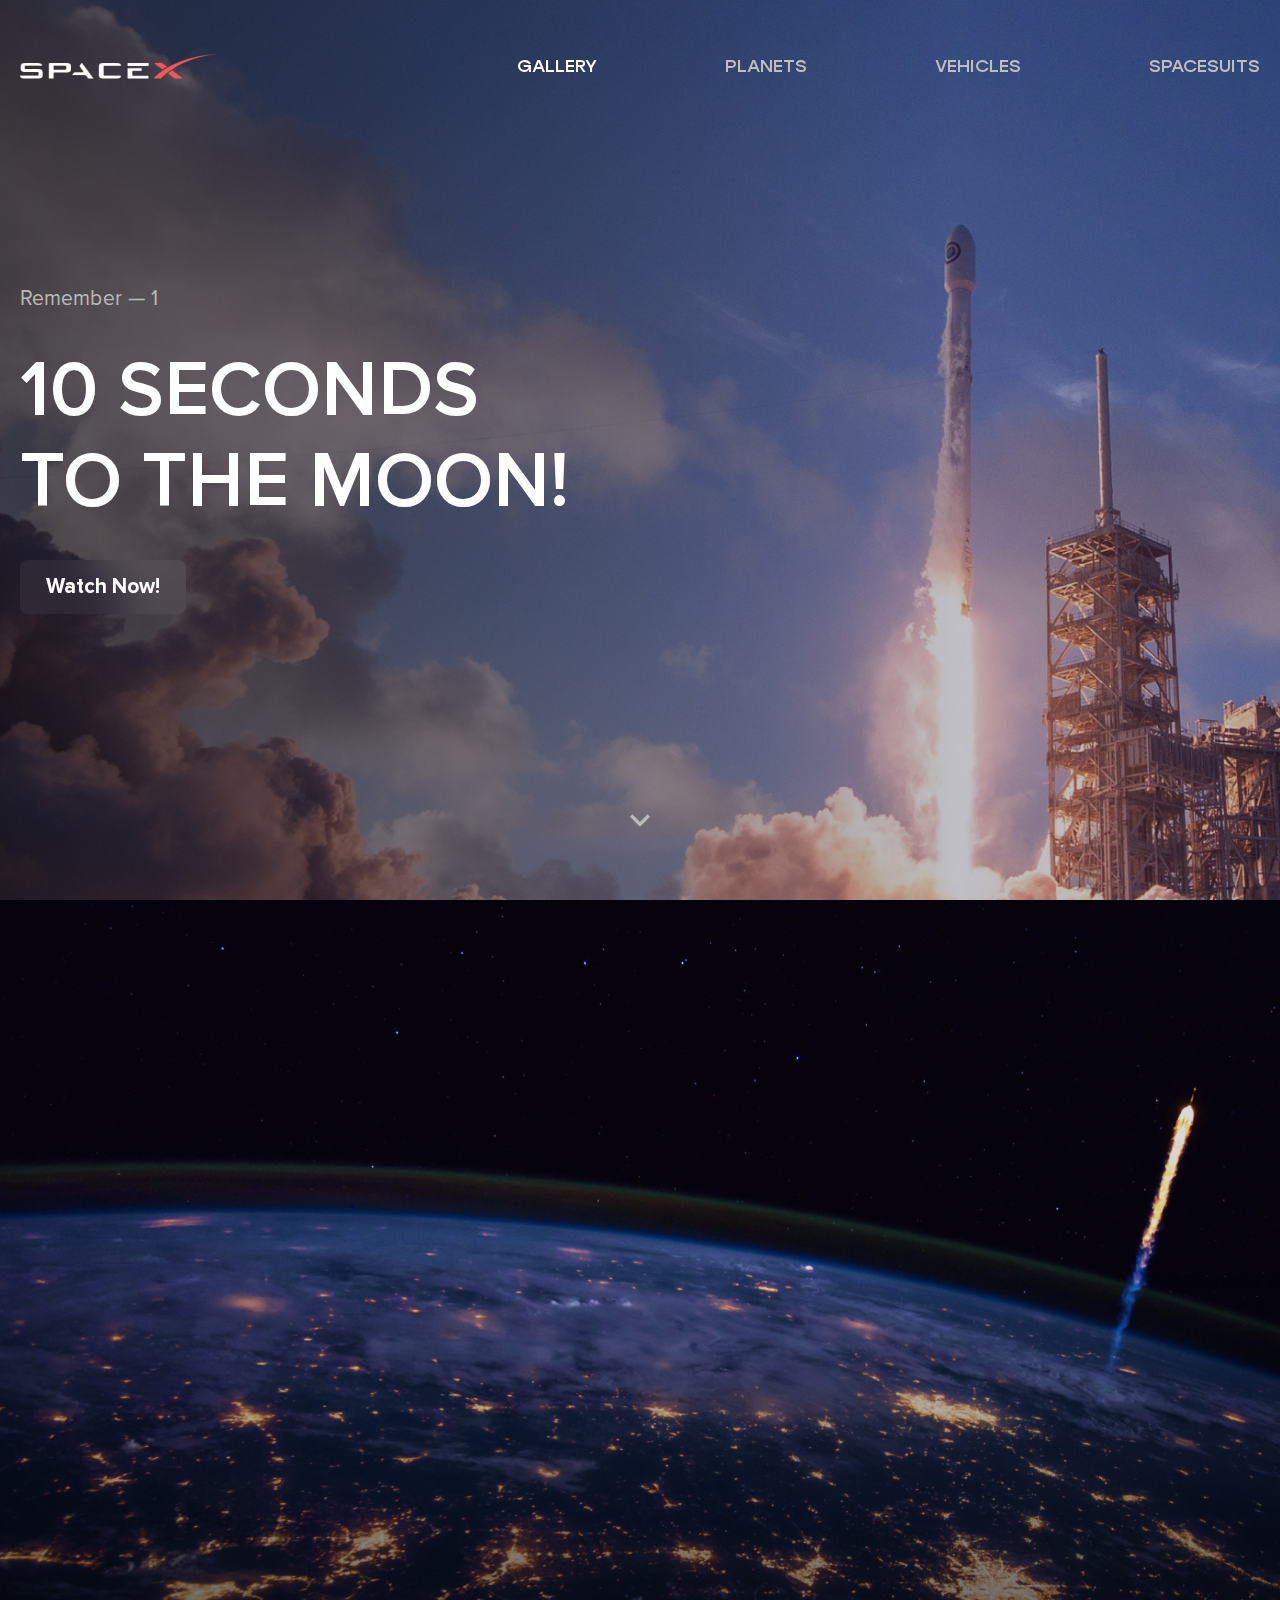
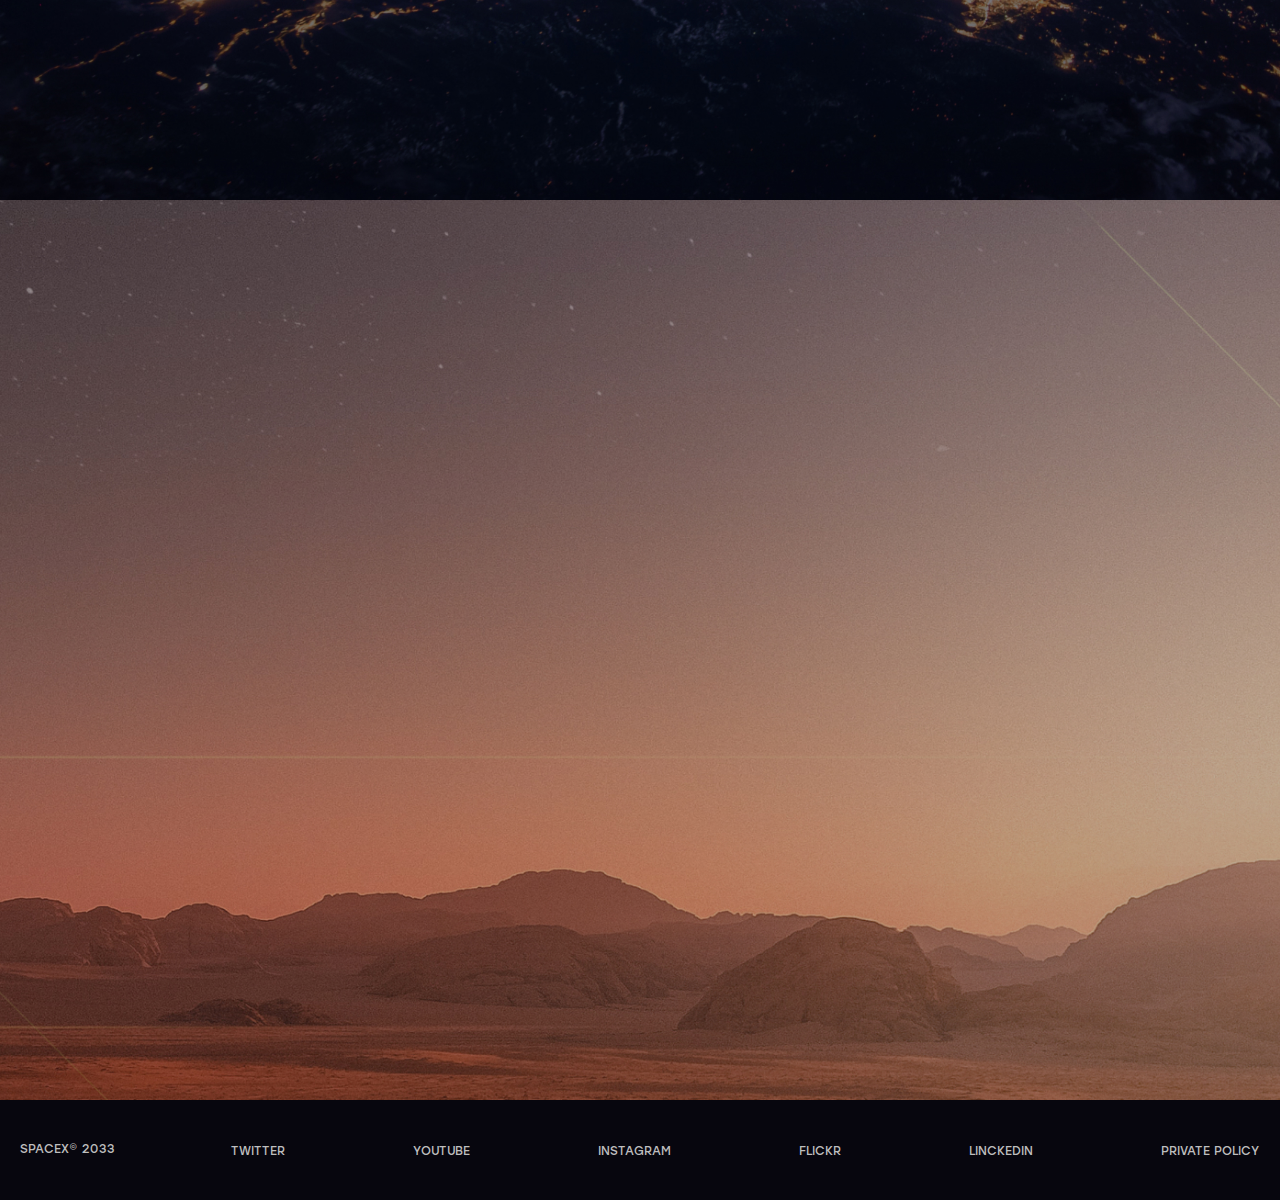
<file: index.html>
<!DOCTYPE html>
<html lang="en">

<head>
    <meta charset="UTF-8">
    <meta http-equiv="X-UA-Compatible" content="IE=edge">
    <meta name="viewport" content="width=device-width, initial-scale=1.0">
    <link rel="shortcut icon" href="icons/favicon.ico">
    <title>SpaceX</title>
    <link rel="stylesheet" href="css/libs/bootstrap-reboot.min.css">
    <link rel="stylesheet" href="css/libs/animate.min.css">
    <link rel="stylesheet" href="css/libs/fonts.css">
    <link rel="stylesheet" href="css/style.min.css">
</head>

<body>

    <div class="wrapper">

        <header class="header wow fadeInDown">
            <div class="container header__container">
                <a class="header__logo" href="/">
                    <img src="img/logo.png" alt="SpaceX-logo">
                </a>
                <nav class="header__menu">
                    <ul class="list">
                        <li class="list__item">
                            <a class="list__link list__link--active" href="/">Gallery</a>
                        </li>
                        <li class="list__item">
                            <a class="list__link" href="/planets.html">PLANETS</a>
                        </li>
                        <li class="list__item">
                            <a class="list__link" href="/vehicles.html">VEHICLES</a>
                        </li>
                        <li class="list__item">
                            <a class="list__link" href="/spacesuits.html">SPACESUITS</a>
                        </li>
                    </ul>
                </nav>
            </div>
        </header>

        <main>
            <section class="hero hero-main">
                <div class="container hero__container">
                    <p class="subtitle hero-main__subtitle wow fadeInUp">Remember — 1</p>
                    <h1 class="title hero-main__title wow fadeInUp" data-wow-delay="0.5s">10 seconds TO the moon!</h1>
                    <a class="btn hero-main__btn wow fadeInUp" href="#" data-wow-delay="1s">Watch Now!</a>
                </div>
            </section>

            <section class="travels">
                <div class="container container__travels">
                    <p class="subtitle travels__subtitle wow fadeInUp">Travels — 2</p>
                    <h2 class="title travels__title wow fadeInUp" data-wow-delay="0.5s">We will make <br> your dream come true!!</h2>
                    <a class="btn travels__btn wow fadeInUp" href="#" data-wow-delay="1s">Choose Your Planet!</a>
                </div>
            </section>

            <section class="planets">
                <div class="container container__planets">
                    <p class="subtitle planets__subtitle wow fadeInUp">Travels — 2</p>
                    <h2 class="title planets__title wow fadeInUp" data-wow-delay="0.5s">Incredible <br> Mars landscapes!</h2>
                    <a class="btn planets__btn wow fadeInUp" href="#" data-wow-delay="1s">View More Photos!</a>
                </div>
            </section>
        </main>

        <footer class="footer">
            <div class="container footer__container">
                <p class="footer__policy">SPACEX© 2033</p>
                <ul class="list">
                    <li class="list__item">
                        <a class="list__link footer__link" href="#">TWITTER</a>
                    </li>
                    <li class="list__item">
                        <a class="list__link footer__link" href="#">YOUTUBE</a>
                    </li>
                    <li class="list__item">
                        <a class="list__link footer__link" href="#">INSTAGRAM</a>
                    </li>
                    <li class="list__item">
                        <a class="list__link footer__link" href="#">FLICKR</a>
                    </li>
                    <li class="list__item">
                        <a class="list__link footer__link" href="#">LINCKEDIN</a>
                    </li>
                    <li class="list__item">
                        <a class="list__link footer__link" href="#">PRIVATE POLICY</a>
                    </li>
                </ul>
            </div>
        </footer>

    </div>

    <script src="js/libs/jquery-3.6.0.min.js"></script>
    <script src="js/libs/wow.min.js"></script>
    <script src="js/script.js"></script>

</body>

</html>
</file>
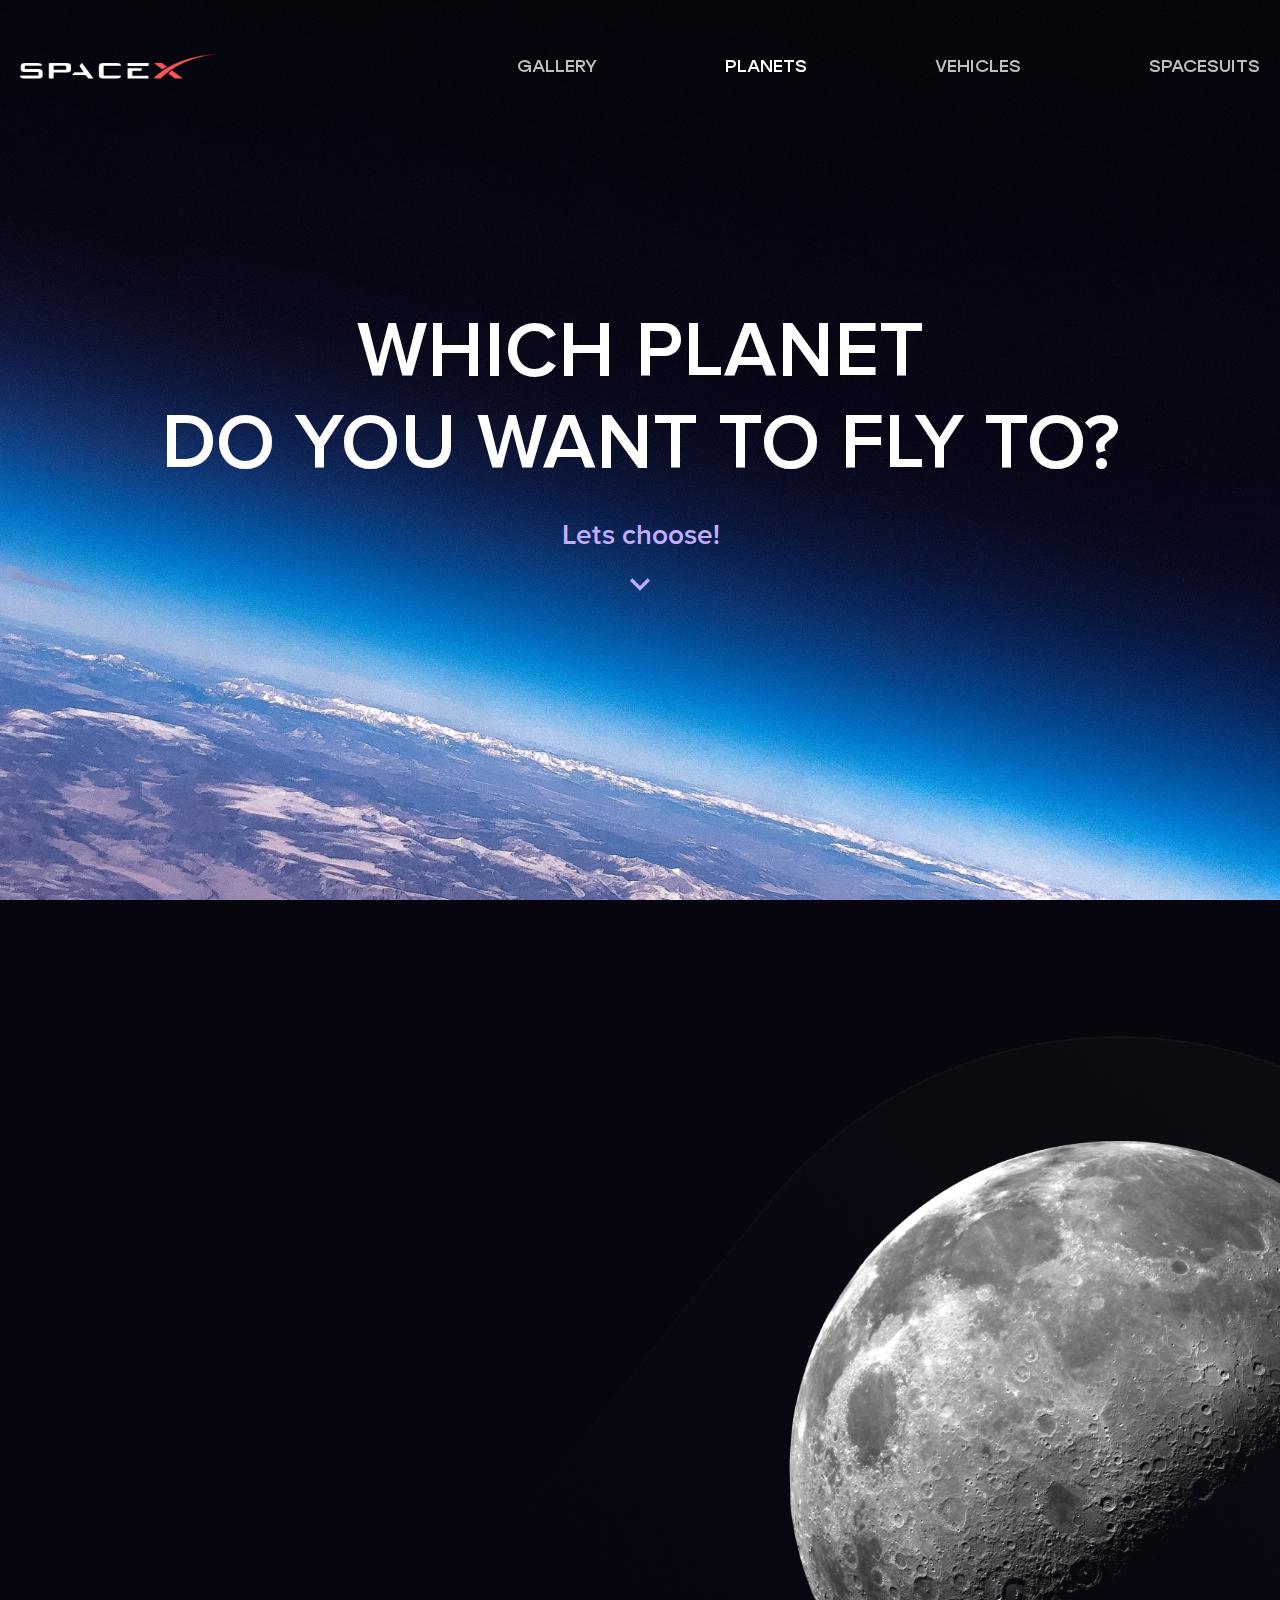
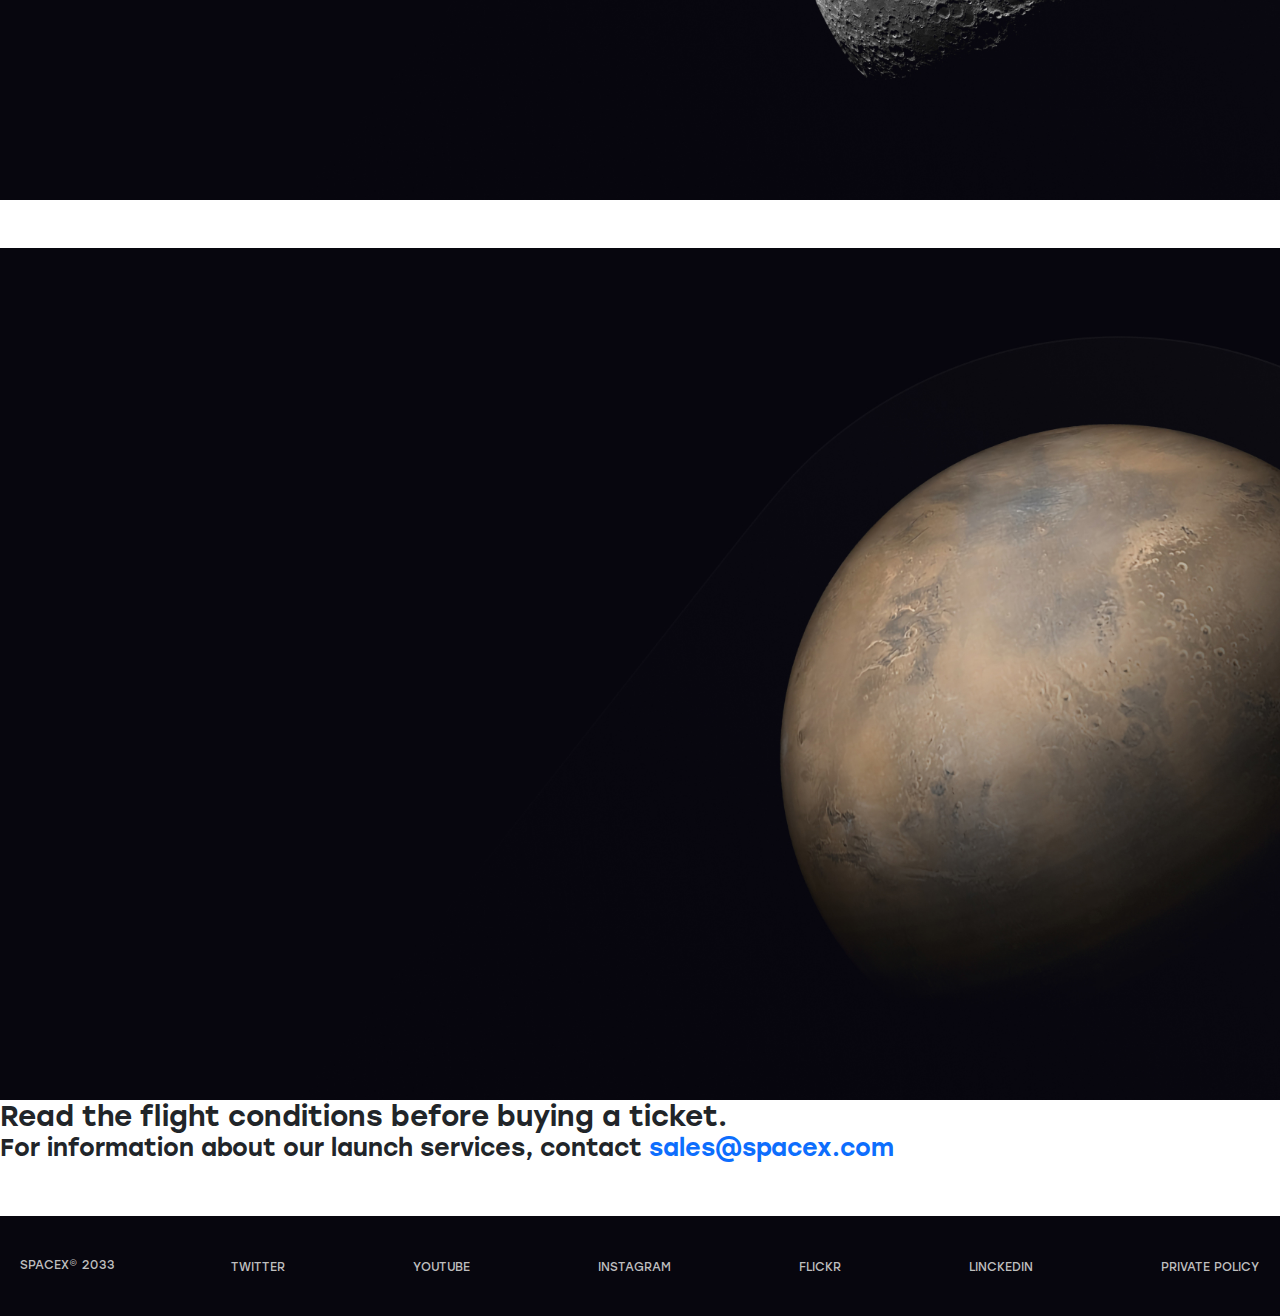
<file: planets.html>
<!DOCTYPE html>
<html lang="en">

<head>
    <meta charset="UTF-8">
    <meta http-equiv="X-UA-Compatible" content="IE=edge">
    <meta name="viewport" content="width=device-width, initial-scale=1.0">
    <link rel="shortcut icon" href="icons/favicon.ico">
    <title>SpaceX > Planets</title>
    <link rel="stylesheet" href="css/libs/bootstrap-reboot.min.css">
    <link rel="stylesheet" href="css/libs/animate.min.css">
    <link rel="stylesheet" href="css/libs/fonts.css">
    <link rel="stylesheet" href="css/style.min.css">
</head>

<body>

    <div class="wrapper">

        <header class="header wow fadeInDown">
            <div class="container header__container">
                <a class="header__logo" href="/">
                    <img src="img/logo.png" alt="SpaceX-logo">
                </a>
                <nav class="header__menu">
                    <ul class="list">
                        <li class="list__item">
                            <a class="list__link" href="/">Gallery</a>
                        </li>
                        <li class="list__item">
                            <a class="list__link list__link--active" href="/planets.html">PLANETS</a>
                        </li>
                        <li class="list__item">
                            <a class="list__link" href="/vehicles.html">VEHICLES</a>
                        </li>
                        <li class="list__item">
                            <a class="list__link" href="/spacesuits.html">SPACESUITS</a>
                        </li>
                    </ul>
                </nav>
            </div>
        </header>

        <main>
            <section class="hero hero-planets">
                <h1 class="title hero-planets__title wow fadeInUp">Which Planet <br> do You want to fly to?</h1>
                <p class="hero-planets__text wow fadeInUp" data-wow-delay="0.5s">
                    <span>Lets choose!</span>
                    <svg width="24" height="24" viewBox="0 0 24 24" fill="none" xmlns="http://www.w3.org/2000/svg">
                        <path d="M12 20.6425L22 10.6425L19.6489 8.28809L12 15.942L4.35275 8.28809L2 10.6408L12 20.6425Z"
                            fill="#C2ADFF" />
                    </svg>
                </p>
            </section>
            <section class="moon">
                <div class="container moon__container">
                    <div class="about-planet">
                        <h2 class="about-planet__name wow fadeInUp">Moon</h2>
                        <div class="about-planet__info">
                            <h3 class="about-planet__info-time wow fadeInUp" data-wow-delay="0.5s">Time now: 12 day and 9 hours</h3>
                            <h3 class="about-planet__info-visited wow fadeInUp" data-wow-delay="1s">Visited people: 16</h3>
                            <h3 class="about-planet__info-score wow fadeInUp" data-wow-delay="1.5s">Average score: 4</h3>
                            <p class="about-planet__info-descr wow fadeInUp" data-wow-delay="2s">
                                Earth's Moon is the only place beyond Earth <br>
                                where humans have set foot, so far. <br> The Moon makes our planet more livable <br>
                                by moderating how much it wobbles on its axis.
                            </p>
                            <p class="about-planet__info-descr wow fadeInUp" data-wow-delay="2.5s">
                                On the basis of the Moon, You will be given the opportunity <br>
                                to take a selfie with your TeslaPhone. After, ride a Tesla Semi to the buffet. <br>
                                You will be given 12 hours of Earth time to walk on the moon.
                            </p>
                            <a class="btn about-planet__info-btn wow fadeInUp" href="#" data-wow-delay="3s">Choose Moon</a>
                        </div>
                    </div>
                </div>
            </section>
            <section class="mars">
                <div class="container mars__container">
                    <div class="about-planet">
                        <h2 class="about-planet__name wow fadeInUp">Mars</h2>
                        <div class="about-planet__info">
                            <h3 class="about-planet__info-time wow fadeInUp" data-wow-delay="0.5s">Time now: 16 hours 4 minutes and 31.244 seconds</h3>
                            <h3 class="about-planet__info-visited wow fadeInUp" data-wow-delay="1s">Visited people: 3</h3>
                            <h3 class="about-planet__info-score wow fadeInUp" data-wow-delay="1.5s">Average score: 5</h3>
                            <p class="about-planet__info-descr wow fadeInUp" data-wow-delay="2s">
                                Mars is a dusty, cold, desert world with a very thin atmosphere. <br>
                                There is strong evidence Mars was — billions of <br>
                                years ago — wetter and warmer, with a thicker atmosphere.
                            </p>
                            <p class="about-planet__info-descr wow fadeInUp" data-wow-delay="2.5s">
                                Upon arrival on Mars, You will be met by Elon Musk in a brand new Tesla Roadster. <br>
                                Breakfast, lunch and supper are included in the price. <br>
                                The red planet is full of beautiful landscapes, <br>
                                which makes it possible to take cool photos!
                            </p>
                            <a class="btn about-planet__info-btn wow fadeInUp" href="#" data-wow-delay="3s">Choose Moon</a>
                        </div>
                    </div>
                </div>
            </section>
            <section class="policy-planets">
                <h3 class="policy-planets__title">Read the flight conditions before buying a ticket.</h3>
                <h4 class="policy-planets__subtitle">For information about our launch services, contact <a
                        class="policy-planets__mail" href="mailto:sales@spacex.com">sales@spacex.com</a></h4>
                <div class="policy-planets__btns">
                    <a class="btn policy-planets__btn" href="#">Download User’s Guide</a>
                    <a class="btn policy-planets__btn" href="#">Services</a>
                </div>
            </section>
        </main>

        <footer class="footer">
            <div class="container footer__container">
                <p class="footer__policy">SPACEX© 2033</p>
                <ul class="list">
                    <li class="list__item">
                        <a class="list__link footer__link" href="#">TWITTER</a>
                    </li>
                    <li class="list__item">
                        <a class="list__link footer__link" href="#">YOUTUBE</a>
                    </li>
                    <li class="list__item">
                        <a class="list__link footer__link" href="#">INSTAGRAM</a>
                    </li>
                    <li class="list__item">
                        <a class="list__link footer__link" href="#">FLICKR</a>
                    </li>
                    <li class="list__item">
                        <a class="list__link footer__link" href="#">LINCKEDIN</a>
                    </li>
                    <li class="list__item">
                        <a class="list__link footer__link" href="#">PRIVATE POLICY</a>
                    </li>
                </ul>
            </div>
        </footer>

    </div>

    <script src="js/libs/jquery-3.6.0.min.js"></script>
    <script src="js/libs/wow.min.js"></script>
    <script src="js/script.js"></script>

</body>

</html>
</file>
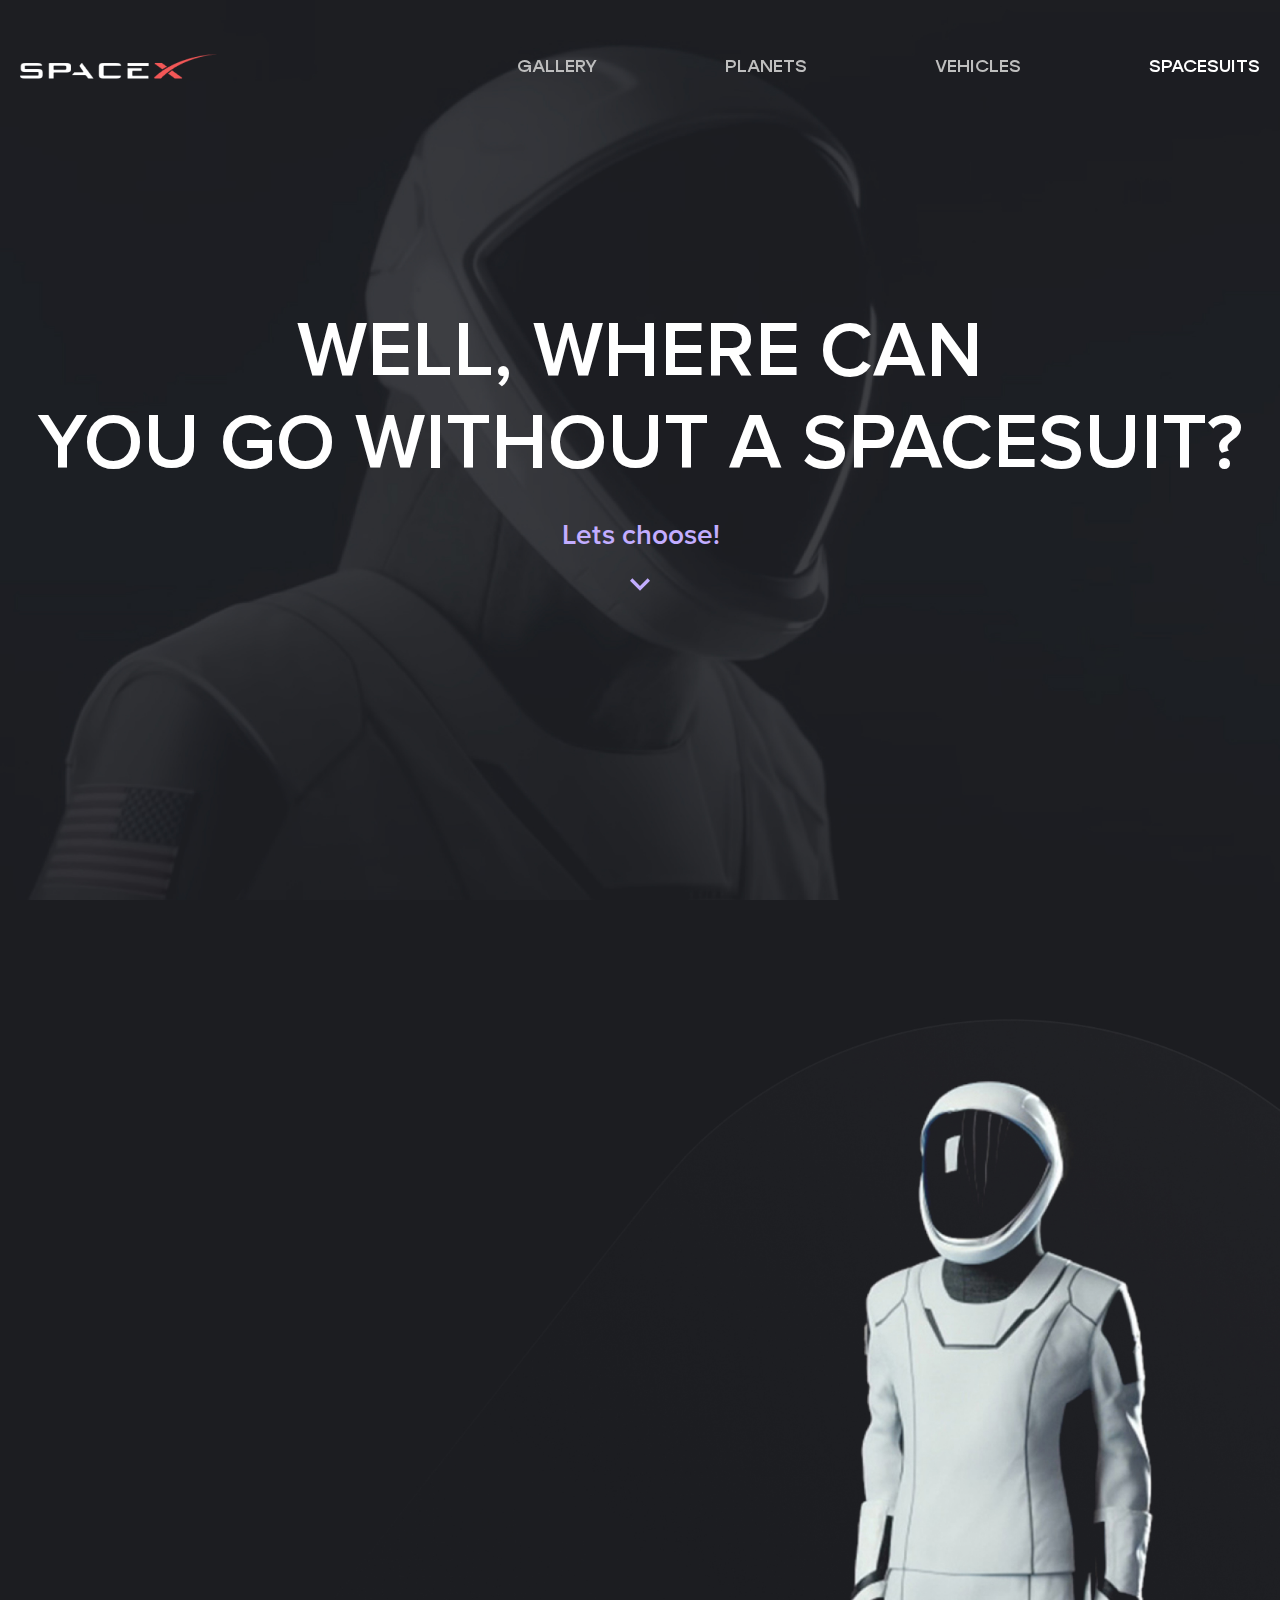
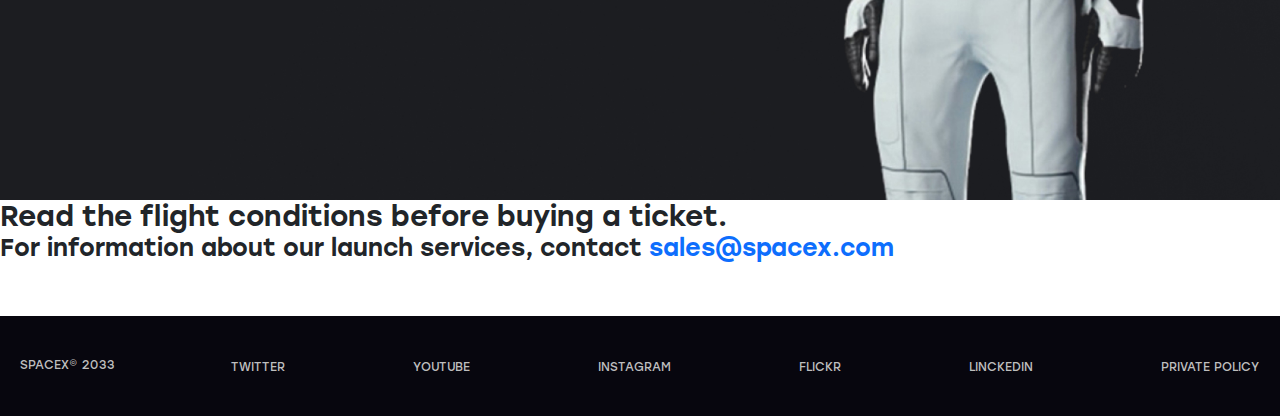
<file: spacesuits.html>
<!DOCTYPE html>
<html lang="en">

<head>
    <meta charset="UTF-8">
    <meta http-equiv="X-UA-Compatible" content="IE=edge">
    <meta name="viewport" content="width=device-width, initial-scale=1.0">
    <link rel="shortcut icon" href="icons/favicon.ico">
    <title>SpaceX > Spacesuits</title>
    <link rel="stylesheet" href="css/libs/bootstrap-reboot.min.css">
    <link rel="stylesheet" href="css/libs/animate.min.css">
    <link rel="stylesheet" href="css/libs/fonts.css">
    <link rel="stylesheet" href="css/style.min.css">
</head>

<body>

    <div class="wrapper">

        <header class="header wow fadeInDown">
            <div class="container header__container">
                <a class="header__logo" href="/">
                    <img src="img/logo.png" alt="SpaceX-logo">
                </a>
                <nav class="header__menu">
                    <ul class="list">
                        <li class="list__item">
                            <a class="list__link" href="/">Gallery</a>
                        </li>
                        <li class="list__item">
                            <a class="list__link" href="/planets.html">PLANETS</a>
                        </li>
                        <li class="list__item">
                            <a class="list__link" href="/vehicles.html">VEHICLES</a>
                        </li>
                        <li class="list__item">
                            <a class="list__link list__link--active" href="/spacesuits.html">SPACESUITS</a>
                        </li>
                    </ul>
                </nav>
            </div>
        </header>

        <main>
            <section class="hero hero-spacesuits">
                <h1 class="title hero-spacesuits__title wow fadeInUp">Well, where can <br> you go without a SPACEsuit?
                </h1>
                <p class="hero-spacesuits__text wow fadeInUp" data-wow-delay="0.5s">
                    <span>Lets choose!</span>
                    <svg width="24" height="24" viewBox="0 0 24 24" fill="none" xmlns="http://www.w3.org/2000/svg">
                        <path d="M12 20.6425L22 10.6425L19.6489 8.28809L12 15.942L4.35275 8.28809L2 10.6408L12 20.6425Z"
                            fill="#C2ADFF" />
                    </svg>
                </p>
            </section>
            <section class="spacesuits">
                <div class="container spacesuits__container">
                    <div class="about-spacesuits">
                        <h2 class="about-spacesuits__name wow fadeInUp">SpaceX Suit</h2>
                        <div class="about-spacesuits__info">
                            <h3 class="about-spacesuits__info-score wow fadeInUp" data-wow-delay="0.5s">Average score: 5</h3>
                            <p class="about-spacesuits__info-descr wow fadeInUp" data-wow-delay="1s">
                                Special equipment designed to isolate a person from the external environment. <br>
                                Parts of the equipment form a shell that is impervious to components <br>
                                of the external environment.
                            </p>
                            <a class="btn about-spacesuits__info-btn wow fadeInUp" href="#" data-wow-delay="1.5s">Choose a suit</a>
                        </div>
                    </div>
                </div>
            </section>
            <section class="policy-planets">
                <h3 class="policy-planets__title">Read the flight conditions before buying a ticket.</h3>
                <h4 class="policy-planets__subtitle">For information about our launch services, contact <a
                        class="policy-planets__mail" href="mailto:sales@spacex.com">sales@spacex.com</a></h4>
                <div class="policy-planets__btns">
                    <a class="btn policy-planets__btn" href="#">Download User’s Guide</a>
                    <a class="btn policy-planets__btn" href="#">Services</a>
                </div>
            </section>
        </main>

        <footer class="footer">
            <div class="container footer__container">
                <p class="footer__policy">SPACEX© 2033</p>
                <ul class="list">
                    <li class="list__item">
                        <a class="list__link footer__link" href="#">TWITTER</a>
                    </li>
                    <li class="list__item">
                        <a class="list__link footer__link" href="#">YOUTUBE</a>
                    </li>
                    <li class="list__item">
                        <a class="list__link footer__link" href="#">INSTAGRAM</a>
                    </li>
                    <li class="list__item">
                        <a class="list__link footer__link" href="#">FLICKR</a>
                    </li>
                    <li class="list__item">
                        <a class="list__link footer__link" href="#">LINCKEDIN</a>
                    </li>
                    <li class="list__item">
                        <a class="list__link footer__link" href="#">PRIVATE POLICY</a>
                    </li>
                </ul>
            </div>
        </footer>

    </div>

    <script src="js/libs/jquery-3.6.0.min.js"></script>
    <script src="js/libs/wow.min.js"></script>
    <script src="js/script.js"></script>

</body>

</html>
</file>
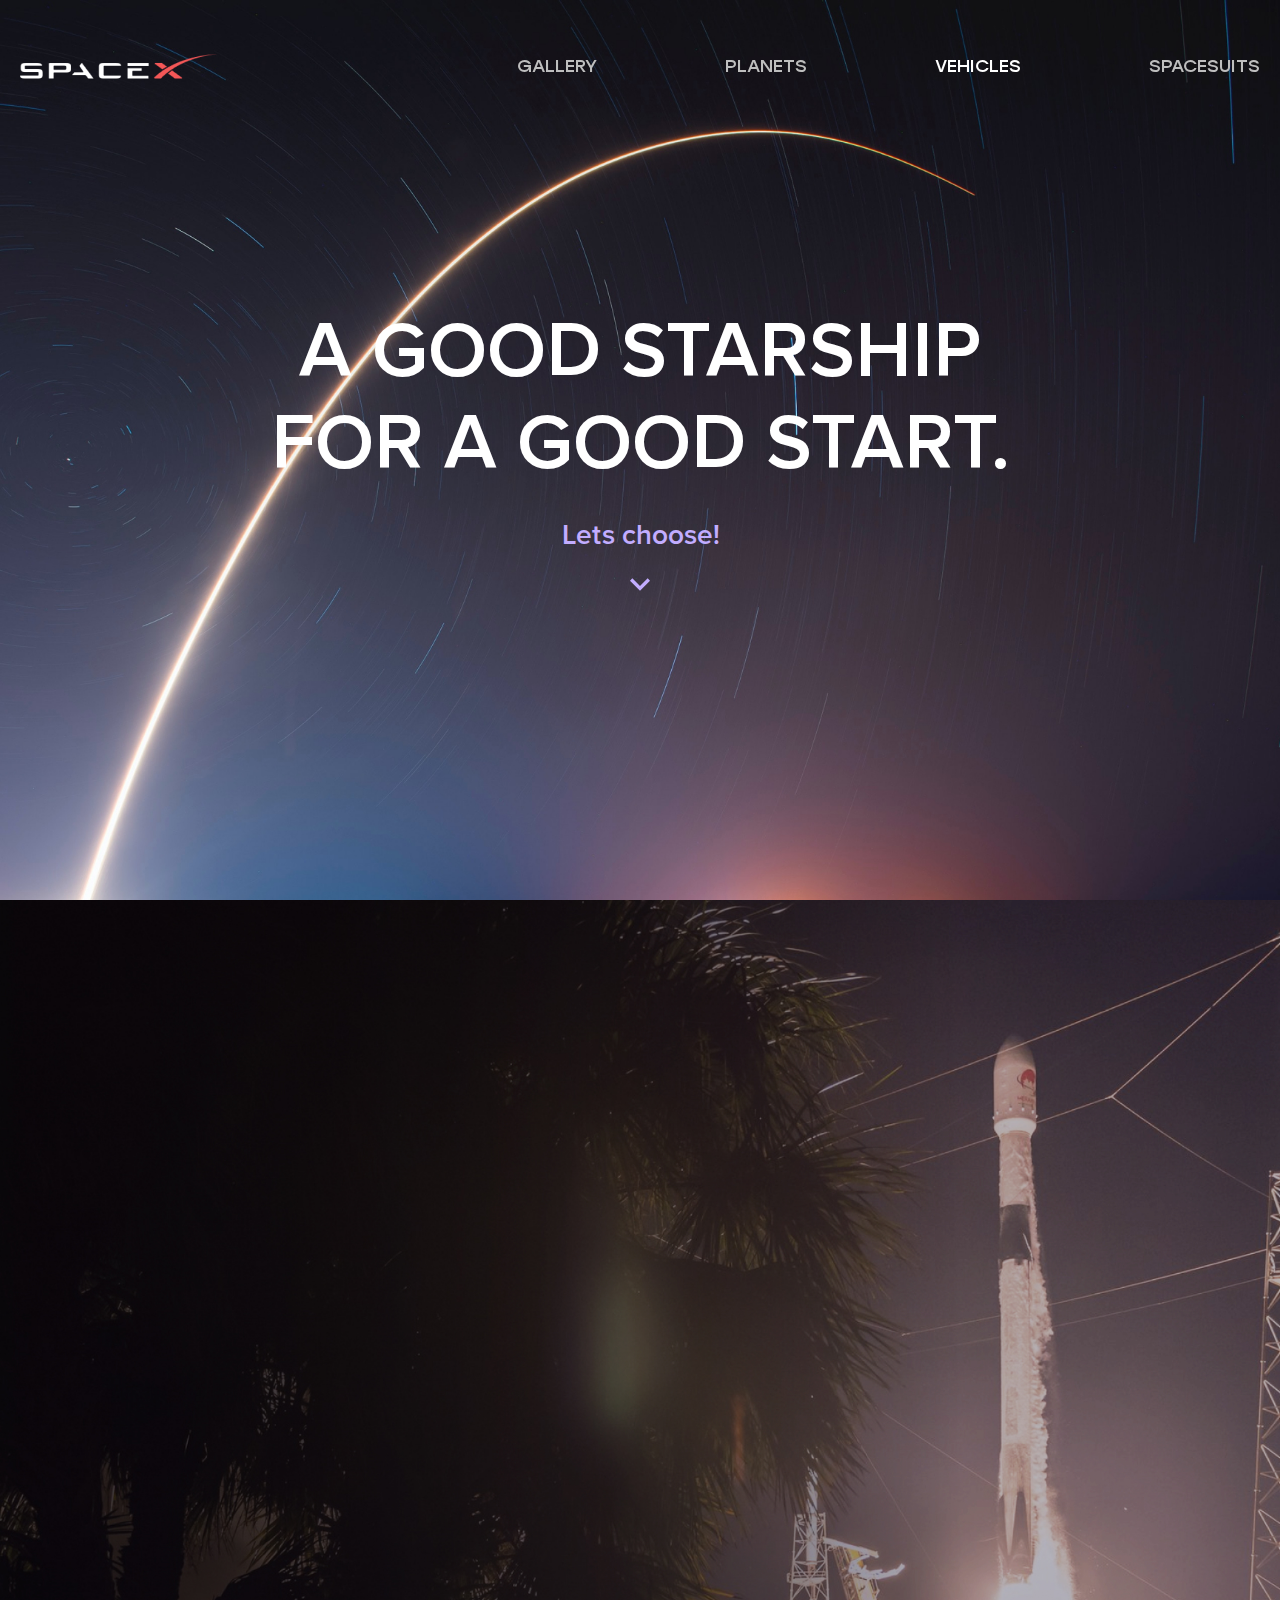
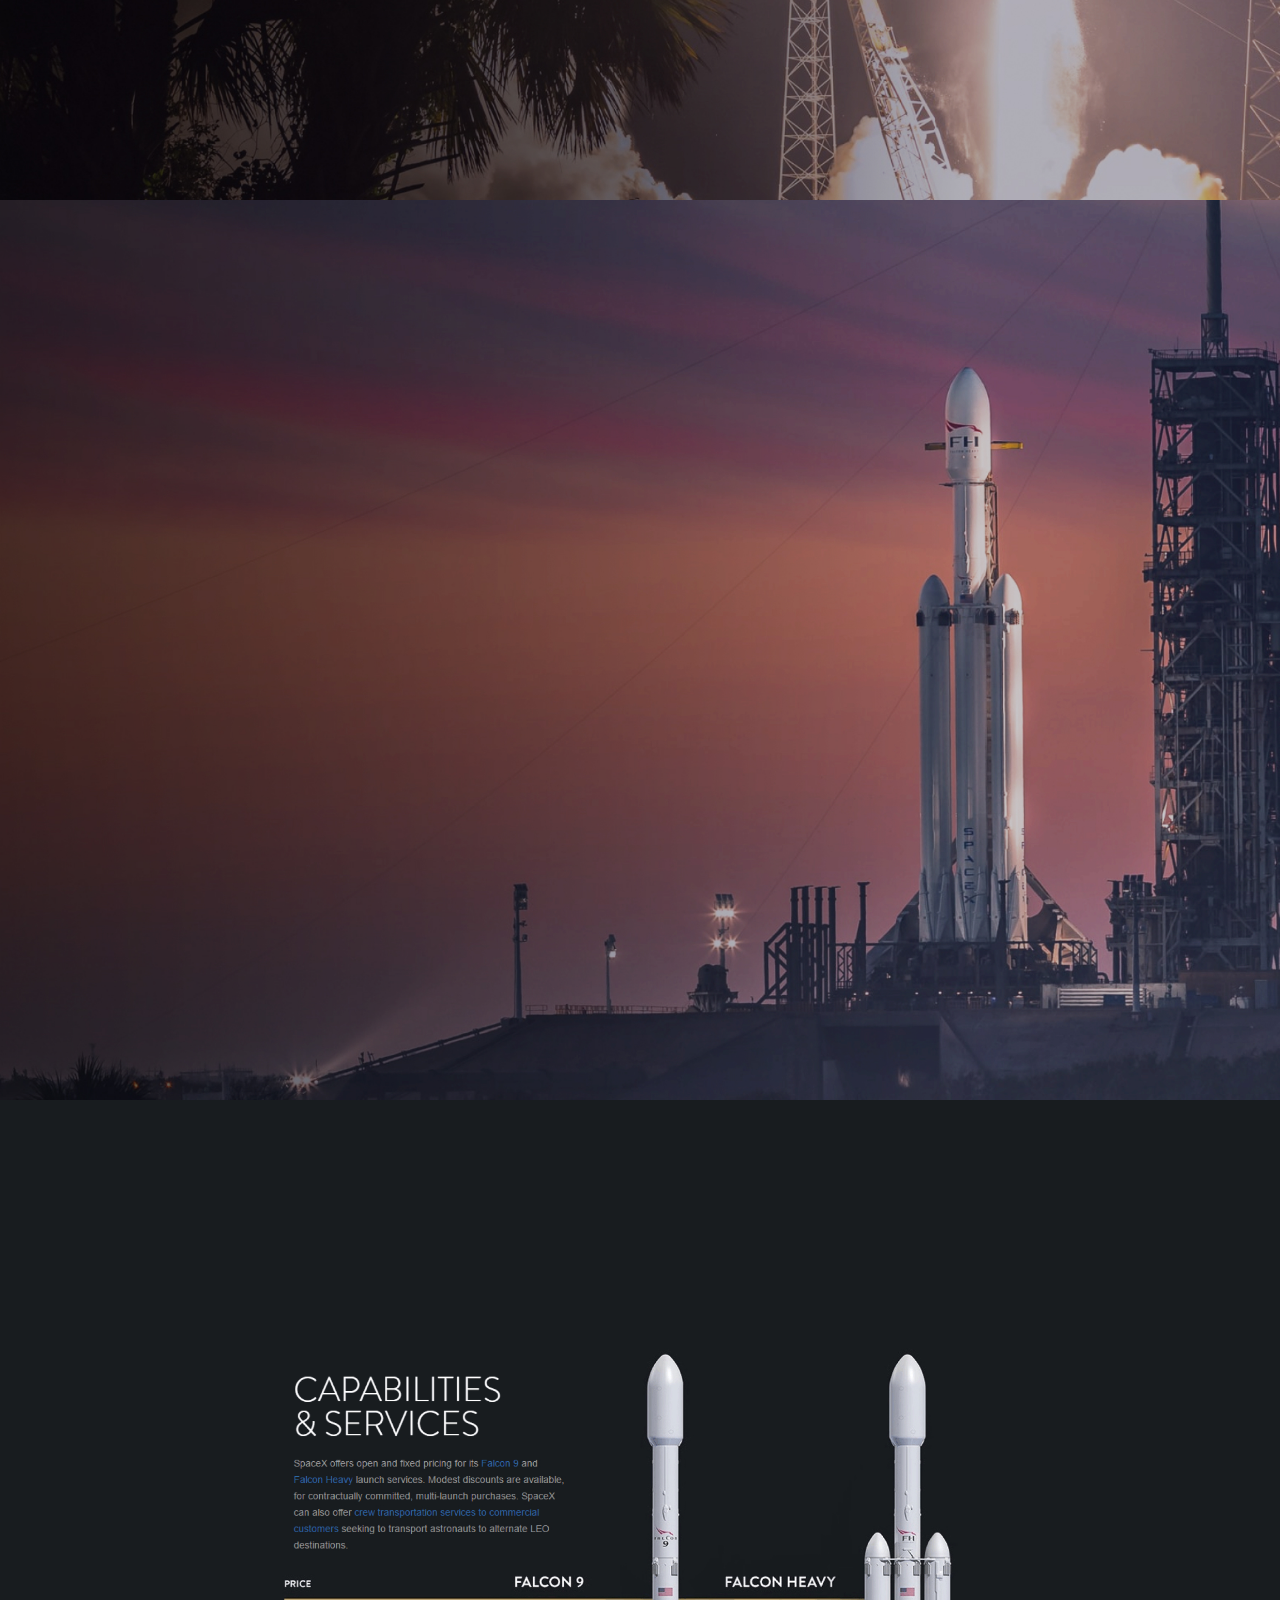
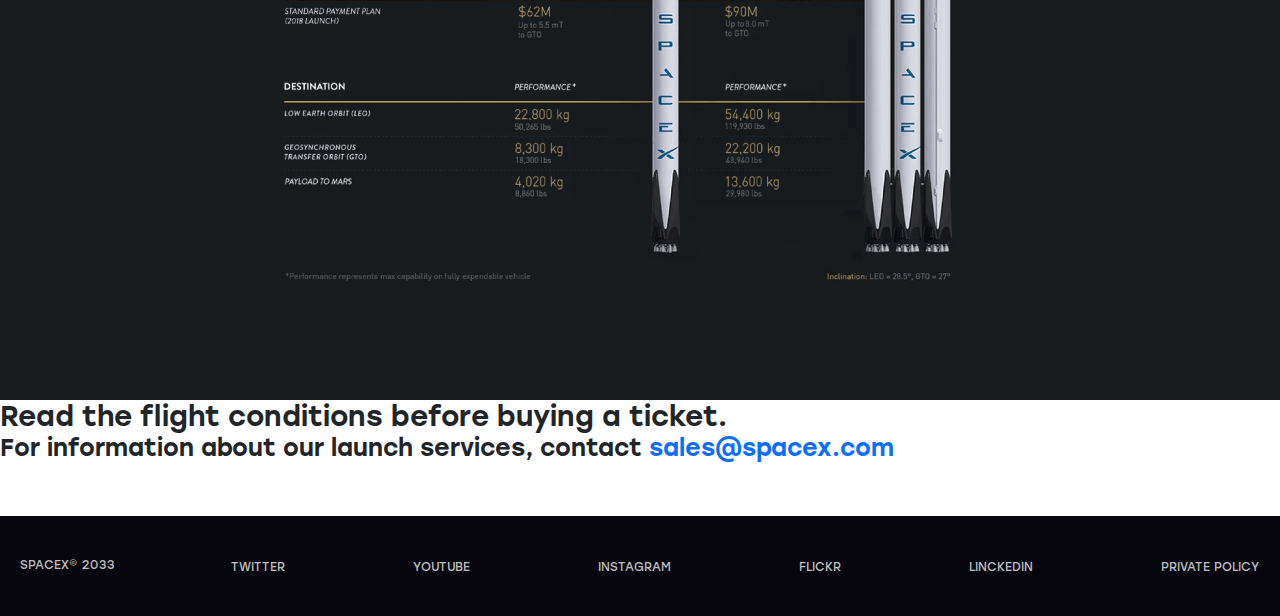
<file: vehicles.html>
<!DOCTYPE html>
<html lang="en">

<head>
    <meta charset="UTF-8">
    <meta http-equiv="X-UA-Compatible" content="IE=edge">
    <meta name="viewport" content="width=device-width, initial-scale=1.0">
    <link rel="shortcut icon" href="icons/favicon.ico">
    <title>SpaceX > Vehicles</title>
    <link rel="stylesheet" href="css/libs/bootstrap-reboot.min.css">
    <link rel="stylesheet" href="css/libs/animate.min.css">
    <link rel="stylesheet" href="css/libs/fonts.css">
    <link rel="stylesheet" href="css/style.min.css">
</head>

<body>

    <div class="wrapper">

        <header class="header wow fadeInDown">
            <div class="container header__container">
                <a class="header__logo" href="/">
                    <img src="img/logo.png" alt="SpaceX-logo">
                </a>
                <nav class="header__menu">
                    <ul class="list">
                        <li class="list__item">
                            <a class="list__link" href="/">Gallery</a>
                        </li>
                        <li class="list__item">
                            <a class="list__link" href="/planets.html">PLANETS</a>
                        </li>
                        <li class="list__item">
                            <a class="list__link list__link--active" href="/vehicles.html">VEHICLES</a>
                        </li>
                        <li class="list__item">
                            <a class="list__link" href="/spacesuits.html">SPACESUITS</a>
                        </li>
                    </ul>
                </nav>
            </div>
        </header>

        <main>
            <section class="hero hero-vehicles">
                <h1 class="title hero-vehicles__title wow fadeInUp">A good STARship <br> for a good start.</h1>
                <p class="hero-vehicles__text wow fadeInUp" data-wow-delay="0.5s">
                    <span>Lets choose!</span>
                    <svg width="24" height="24" viewBox="0 0 24 24" fill="none" xmlns="http://www.w3.org/2000/svg">
                        <path d="M12 20.6425L22 10.6425L19.6489 8.28809L12 15.942L4.35275 8.28809L2 10.6408L12 20.6425Z"
                            fill="#C2ADFF" />
                    </svg>
                </p>
            </section>
            <section class="vehicles vehicles-1">
                <div class="container vehicles-1__container">
                    <div class="about-vehicles">
                        <h2 class="about-vehicles__name wow fadeInUp">Falcone 9 Block 5</h2>
                        <div class="about-vehicles__info">
                            <h3 class="about-vehicles__info-launches wow fadeInUp" data-wow-delay="0.5s">Total Launches: 245</h3>
                            <h3 class="about-vehicles__info-landing wow fadeInUp" data-wow-delay="1s">Total Landing: 191</h3>
                            <h3 class="about-vehicles__info-score wow fadeInUp" data-wow-delay="1.5s">Average score: 5</h3>
                            <p class="about-vehicles__info-descr wow fadeInUp" data-wow-delay="2s">
                                Falcon 9 is a reusable, two-stage rocket designed <br>
                                and manufactured by SpaceX for the reliable and safe transport of people <br>
                                and payloads into Earth orbit and beyond. <br>
                                Falcon 9 is the world’s first orbital class reusable rocket.
                            </p>
                            <a class="btn about-vehicles__info-btn wow fadeInUp" href="#" data-wow-delay="2.5s">Choose a rocket</a>
                        </div>
                    </div>
                </div>
            </section>
            <section class="vehicles vehicles-2">
                <div class="container vehicles-2__container">
                    <div class="about-vehicles">
                        <h2 class="about-vehicles__name wow fadeInUp">Falcone 9 Block 5</h2>
                        <div class="about-vehicles__info">
                            <h3 class="about-vehicles__info-launches wow fadeInUp" data-wow-delay="0.5s">Total Launches: 64</h3>
                            <h3 class="about-vehicles__info-landing wow fadeInUp" data-wow-delay="1s">Total Landing: 13</h3>
                            <h3 class="about-vehicles__info-score wow fadeInUp" data-wow-delay="1.5s">Average score: 5</h3>
                            <p class="about-vehicles__info-descr wow fadeInUp" data-wow-delay="2s">
                                Falcon Heavy is the most powerful operational rocket in the world by a factor of two.
                                <br>
                                With the ability to lift into orbit nearly 64 metric tons (141,000 lb) <br> Falcon Heavy
                                can lift more than twice the payload <br> of the next closest operational vehicle, the
                                Delta
                                IV Heavy.
                            </p>
                            <a class="btn about-vehicles__info-btn wow fadeInUp" href="#" data-wow-delay="2.5s">Choose a rocket</a>
                        </div>
                    </div>
                </div>
            </section>
            <section class="capablities">
                <div class="container capablities__container">
                    <h2 class="capablities__title">Capablities</h2>
                </div>
            </section>
            <section class="policy-planets">
                <h3 class="policy-planets__title">Read the flight conditions before buying a ticket.</h3>
                <h4 class="policy-planets__subtitle">For information about our launch services, contact <a
                        class="policy-planets__mail" href="mailto:sales@spacex.com">sales@spacex.com</a></h4>
                <div class="policy-planets__btns">
                    <a class="btn policy-planets__btn" href="#">Download User’s Guide</a>
                    <a class="btn policy-planets__btn" href="#">Services</a>
                </div>
            </section>
        </main>

        <footer class="footer">
            <div class="container footer__container">
                <p class="footer__policy">SPACEX© 2033</p>
                <ul class="list">
                    <li class="list__item">
                        <a class="list__link footer__link" href="#">TWITTER</a>
                    </li>
                    <li class="list__item">
                        <a class="list__link footer__link" href="#">YOUTUBE</a>
                    </li>
                    <li class="list__item">
                        <a class="list__link footer__link" href="#">INSTAGRAM</a>
                    </li>
                    <li class="list__item">
                        <a class="list__link footer__link" href="#">FLICKR</a>
                    </li>
                    <li class="list__item">
                        <a class="list__link footer__link" href="#">LINCKEDIN</a>
                    </li>
                    <li class="list__item">
                        <a class="list__link footer__link" href="#">PRIVATE POLICY</a>
                    </li>
                </ul>
            </div>
        </footer>

    </div>

    <script src="js/libs/jquery-3.6.0.min.js"></script>
    <script src="js/libs/wow.min.js"></script>
    <script src="js/script.js"></script>

</body>

</html>
</file>
<file: css/libs/fonts.css>
@font-face {
    font-family: 'Stolzl';
    src: url('../../fonts/Stolzl-Medium.woff2') format('woff2'),
        url('../../fonts/Stolzl-Medium.woff') format('woff');
    font-weight: 500;
    font-style: normal;
    font-display: swap;
}

@font-face {
    font-family: 'Stolzl';
    src: url('../../fonts/Stolzl-Regular.woff2') format('woff2'),
        url('../../fonts/Stolzl-Regular.woff') format('woff');
    font-weight: normal;
    font-style: normal;
    font-display: swap;
}

@font-face {
    font-family: 'Proxima Nova';
    src: url('../../fonts/ProximaNova-Bold.woff2') format('woff2'),
        url('../../fonts/ProximaNova-Bold.woff') format('woff');
    font-weight: 700;
    font-style: normal;
    font-display: swap;
}

@font-face {
    font-family: 'Proxima Nova';
    src: url('../../fonts/ProximaNova-Semibold.woff2') format('woff2'),
        url('../../fonts/ProximaNova-Semibold.woff') format('woff');
    font-weight: 600;
    font-style: normal;
    font-display: swap;
}

@font-face {
    font-family: 'Proxima Nova';
    src: url('../../fonts/ProximaNova-Regular.woff2') format('woff2'),
        url('../../fonts/ProximaNova-Regular.woff') format('woff');
    font-weight: normal;
    font-style: normal;
    font-display: swap;
}

@font-face {
    font-family: 'Roboto';
    src: url('../../fonts/Roboto-Bold.woff2') format('woff2'),
        url('../../fonts/Roboto-Bold.woff') format('woff');
    font-weight: 700;
    font-style: normal;
    font-display: swap;
}
</file>
<file: css/style.min.css>
h1,h2,h3,h4,h5,h6,p,ul{margin:0;padding:0}ul{list-style-type:none}a{text-decoration:none}body{font-family:'Stolzl', sans-serif;font-size:18px;line-height:calc( (22 / 18) * 100%)}.wrapper{overflow-x:hidden}.container{width:100%;max-width:1356px;padding:0 20px;margin:0 auto}.list{display:-webkit-box;display:-ms-flexbox;display:flex;-webkit-box-align:center;-ms-flex-align:center;align-items:center}.list__item{margin-right:128px}.list__item:last-child{margin-right:0}.list__link{position:relative;color:#BEBEBE;text-transform:uppercase}.list__link::before{opacity:0;content:'';position:absolute;bottom:-5px;right:50%;height:2px;width:110%;background:#BEBEBE;-webkit-transition:opacity .3s ease, -webkit-transform .3s ease;transition:opacity .3s ease, -webkit-transform .3s ease;transition:opacity .3s ease, transform .3s ease;transition:opacity .3s ease, transform .3s ease, -webkit-transform .3s ease}.list__link:hover{color:#BEBEBE}.list__link:hover::before{opacity:1;-webkit-transform:translate(50%, 0);transform:translate(50%, 0)}.list__link--active{color:#FFFFFF;pointer-events:none}.list__link--active::before{display:none}.list__link--active:hover{color:#FFFFFF}.burger-menu{display:none;-webkit-box-align:spac;-ms-flex-align:spac;align-items:spac;-webkit-box-pack:justify;-ms-flex-pack:justify;justify-content:space-between;-webkit-box-orient:vertical;-webkit-box-direction:normal;-ms-flex-direction:column;flex-direction:column;width:16px;height:16px;padding:2px 0;cursor:pointer}.burger-menu__item{display:block;width:100%;height:2px;background:#FFFFFF;border-radius:2px;-webkit-transition:all .3s ease;transition:all .3s ease}.burger-menu--active .burger-menu__item:first-child{display:none}.burger-menu--active .burger-menu__item:nth-of-type(2){-webkit-transform:rotate(45deg);transform:rotate(45deg)}.burger-menu--active .burger-menu__item:nth-of-type(2)::before{content:'';display:block;width:100%;height:2px;background:#FFFFFF;border-radius:2px;-webkit-transform:rotate(-90deg);transform:rotate(-90deg)}.burger-menu--active .burger-menu__item:last-child{display:none}.title{color:#FFFFFF;font-family:'Proxima Nova', sans-serif;font-weight:600;font-size:78px;line-height:calc((92 / 78) * 100%);text-transform:uppercase}.subtitle{color:#BABABA;font-family:'Proxima Nova', sans-serif;font-size:21px;line-height:calc((26 / 21) * 100%)}.btn{display:inline-block;padding:16px 26px;background:rgba(255,255,255,0.05);-webkit-backdrop-filter:blur(15.7134px);backdrop-filter:blur(15.7134px);border-radius:8px;color:#FFFFFF;font-family:'Proxima Nova', sans-serif;font-weight:700;font-size:21px;line-height:calc((26 / 21) / 100%);-webkit-transition:opacity .3s ease;transition:opacity .3s ease}.btn:hover{color:#FFFFFF;opacity:.7}.header{position:fixed;left:0;top:0;width:100%;padding:54px 0;z-index:50}.header__container{display:-webkit-box;display:-ms-flexbox;display:flex;-webkit-box-align:center;-ms-flex-align:center;align-items:center;-webkit-box-pack:justify;-ms-flex-pack:justify;justify-content:space-between}.header__logo{-webkit-transition:opacity .3s ease;transition:opacity .3s ease}.header__logo:hover{opacity:.8}.hero{height:100vh;display:-webkit-box;display:-ms-flexbox;display:flex;-webkit-box-orient:vertical;-webkit-box-direction:normal;-ms-flex-direction:column;flex-direction:column;-webkit-box-pack:center;-ms-flex-pack:center;justify-content:center}.hero-main{position:relative;background:url(../img/hero/main/bg.jpg) center center/cover no-repeat}.hero-main::before{content:'';position:absolute;bottom:70px;right:50%;width:24px;height:24px;cursor:pointer;-webkit-transform:translate(50%, 0);transform:translate(50%, 0);background:url(../icons/arrow-down.svg) center center/cover no-repeat}.hero-main__title{margin-top:33px;width:550px}.hero-main__btn{margin-top:33px}.hero-planets,.hero-vehicles,.hero-spacesuits{-webkit-box-align:center;-ms-flex-align:center;align-items:center}.hero-planets__title,.hero-vehicles__title,.hero-spacesuits__title{text-align:center;text-transform:uppercase}.hero-planets__text,.hero-vehicles__text,.hero-spacesuits__text{margin-top:30px;color:#C2ADFF;font-family:'Proxima Nova';font-weight:600;font-size:28px;line-height:calc((34 / 28) * 100%);text-align:center}.hero-planets__text svg,.hero-vehicles__text svg,.hero-spacesuits__text svg{display:block;margin:17px auto 0 auto;cursor:pointer}.hero-planets{background:url(../img/hero/planets/bg.jpg) center center/cover no-repeat}.hero-vehicles{background:url(../img/hero/vehicles/bg.jpg) center center/cover no-repeat}.hero-spacesuits{background:url(../img/hero/spacesuits/bg.jpg) top center/cover no-repeat}.travels{height:100vh;background:url(../img/travels/bg.jpg) center center/cover no-repeat;display:-webkit-box;display:-ms-flexbox;display:flex;-webkit-box-orient:vertical;-webkit-box-direction:normal;-ms-flex-direction:column;flex-direction:column;-webkit-box-pack:center;-ms-flex-pack:center;justify-content:center}.travels__title{margin-top:33px}.travels__btn{margin-top:33px}.planets{height:100vh;background:url(../img/planets/bg.jpg) center center/cover no-repeat;display:-webkit-box;display:-ms-flexbox;display:flex;-webkit-box-orient:vertical;-webkit-box-direction:normal;-ms-flex-direction:column;flex-direction:column;-webkit-box-pack:center;-ms-flex-pack:center;justify-content:center}.planets__title{margin-top:33px}.planets__btn{margin-top:33px}.footer{padding:39px 0;background:#07060E}.footer__container{display:-webkit-box;display:-ms-flexbox;display:flex;-webkit-box-align:center;-ms-flex-align:center;align-items:center;-webkit-box-pack:justify;-ms-flex-pack:justify;justify-content:space-between}.footer__policy{color:#BEBEBE;font-size:12px;line-height:calc((14 / 12) * 100%)}.footer__link{font-size:12px;line-height:calc((14 / 12) * 100%)}.footer__link::before{height:1px}.moon{height:100vh;display:-webkit-box;display:-ms-flexbox;display:flex;-webkit-box-pack:center;-ms-flex-pack:center;justify-content:center;-webkit-box-orient:vertical;-webkit-box-direction:normal;-ms-flex-direction:column;flex-direction:column;background:url(../img/moon/bg.jpg) center center/cover no-repeat}.about-planet__name,.about-vehicles__name,.about-spacesuits__name{color:#FFFFFF;font-family:'Proxima Nova', sans-serif;font-weight:700;font-size:78px;line-height:calc((95 / 78) * 100%)}.about-planet__info,.about-vehicles__info,.about-spacesuits__info{margin-top:50px;color:#FFFFFF}.about-planet__info-time,.about-planet__info-visited,.about-planet__info-score,.about-planet__info-launches,.about-planet__info-landing,.about-vehicles__info-time,.about-vehicles__info-visited,.about-vehicles__info-score,.about-vehicles__info-launches,.about-vehicles__info-landing,.about-spacesuits__info-time,.about-spacesuits__info-visited,.about-spacesuits__info-score,.about-spacesuits__info-launches,.about-spacesuits__info-landing{font-size:18px;line-height:calc( (22 / 18) * 100%);padding-left:40px;font-weight:normal}.about-planet__info-time,.about-vehicles__info-time,.about-spacesuits__info-time{background:url(../icons/human.svg) left center no-repeat}.about-planet__info-visited,.about-vehicles__info-visited,.about-spacesuits__info-visited{margin-top:38px;background:url(../icons/time.svg) left center no-repeat}.about-planet__info-score,.about-vehicles__info-score,.about-spacesuits__info-score{margin-top:38px;background:url(../icons/star.svg) left center no-repeat}.about-planet__info-launches,.about-vehicles__info-launches,.about-spacesuits__info-launches{background:url(../icons/two-arrow-up.svg) left center no-repeat}.about-planet__info-landing,.about-vehicles__info-landing,.about-spacesuits__info-landing{margin-top:38px;background:url(../icons/two-arrow-down.svg) left center no-repeat}.about-planet__info-descr,.about-vehicles__info-descr,.about-spacesuits__info-descr{color:#BEBEBE;font-family:'Proxima Nova', sans-serif;font-size:21px;line-height:calc((26 / 21) * 100%)}.about-planet__info-descr:first-of-type,.about-vehicles__info-descr:first-of-type,.about-spacesuits__info-descr:first-of-type{margin-top:50px}.about-planet__info-descr:last-of-type,.about-vehicles__info-descr:last-of-type,.about-spacesuits__info-descr:last-of-type{margin-top:34px}.about-planet__info-btn,.about-vehicles__info-btn,.about-spacesuits__info-btn{margin-top:35px}.mars{height:100vh;display:-webkit-box;display:-ms-flexbox;display:flex;-webkit-box-pack:center;-ms-flex-pack:center;justify-content:center;-webkit-box-orient:vertical;-webkit-box-direction:normal;-ms-flex-direction:column;flex-direction:column;background:url(../img/mars/bg.jpg) center center/cover no-repeat}.policy{padding:133px 96px;text-align:center;background:#07060E}.policy__title{color:#FFFFFF;font-size:18px;line-height:calc( (22 / 18) * 100%)}.policy__subtitle{margin-top:38px;color:#BEBEBE;font-size:18px;line-height:calc( (22 / 18) * 100%)}.policy__subtitle a{color:#FFFFFF}.policy__btns{margin-top:41px}.policy__btn:first-child{margin-right:38px}.vehicles{height:100vh;display:-webkit-box;display:-ms-flexbox;display:flex;-webkit-box-pack:center;-ms-flex-pack:center;justify-content:center;-webkit-box-orient:vertical;-webkit-box-direction:normal;-ms-flex-direction:column;flex-direction:column}.vehicles-1{background:url(../img/vehicles/1//bg.jpg) center center/cover no-repeat}.vehicles-2{background:url(../img/vehicles/2/bg.jpg) center center/cover no-repeat}.capablities{height:100vh;padding:152px 0 10px 0;background:#181C1F}.capablities__container{width:100%;height:100%;background:url(../img/capablities/bg.jpg) center center/cover no-repeat;background-size:75%}.capablities__title{display:none}.spacesuits{height:100vh;display:-webkit-box;display:-ms-flexbox;display:flex;-webkit-box-pack:center;-ms-flex-pack:center;justify-content:center;-webkit-box-orient:vertical;-webkit-box-direction:normal;-ms-flex-direction:column;flex-direction:column;background:url(../img/spacesuits/bg.jpg) center center/cover no-repeat}@media (max-width: 1200px){.list__item{margin-right:75px}.hero-planets__text,.hero-vehicles__text,.hero-spacesuits__text{margin-top:15px;font-size:20px}.hero-planets__text svg,.hero-vehicles__text svg,.hero-spacesuits__text svg{margin-top:10px}.about-planet__name,.about-vehicles__name,.about-spacesuits__name{font-size:70px}.about-planet__info,.about-vehicles__info,.about-spacesuits__info{margin-top:30px}.about-planet__info-time,.about-planet__info-visited,.about-planet__info-score,.about-planet__info-launches,.about-planet__info-landing,.about-vehicles__info-time,.about-vehicles__info-visited,.about-vehicles__info-score,.about-vehicles__info-launches,.about-vehicles__info-landing,.about-spacesuits__info-time,.about-spacesuits__info-visited,.about-spacesuits__info-score,.about-spacesuits__info-launches,.about-spacesuits__info-landing{font-size:18px}.about-planet__info-visited,.about-planet__info-score,.about-planet__info-landing,.about-vehicles__info-visited,.about-vehicles__info-score,.about-vehicles__info-landing,.about-spacesuits__info-visited,.about-spacesuits__info-score,.about-spacesuits__info-landing{margin-top:30px}.about-planet__info-descr,.about-vehicles__info-descr,.about-spacesuits__info-descr{font-size:18px}.about-planet__info-descr:first-of-type,.about-vehicles__info-descr:first-of-type,.about-spacesuits__info-descr:first-of-type{margin-top:40px}.about-planet__info-descr:last-of-type,.about-vehicles__info-descr:last-of-type,.about-spacesuits__info-descr:last-of-type{margin-top:30px}.about-planet__info-btn,.about-vehicles__info-btn,.about-spacesuits__info-btn{margin-top:30px}.title{font-size:70px}}@media (max-width: 992px){.list__item{margin-right:50px}.about-planet__name,.about-vehicles__name,.about-spacesuits__name{font-size:65px}.capablities__container{background-size:100%}.title{font-size:65px}.policy__title,.policy__subtitle{font-size:16px}}@media (max-width: 768px){.header__menu{display:none}.burger-menu{display:-webkit-box;display:-ms-flexbox;display:flex}.header__menu--active{display:block !important;position:fixed;right:20px;top:100px;padding:10px 20px;background:#000000;border-radius:15px}.header__list{-webkit-box-orient:vertical;-webkit-box-direction:normal;-ms-flex-direction:column;flex-direction:column}.header__item{margin-right:0;padding:5px 0}.hero-main__title{width:380px}.about-planet__name,.about-vehicles__name,.about-spacesuits__name{font-size:45px}.about-planet__info,.about-vehicles__info,.about-spacesuits__info{margin-top:20px}.about-planet__info-time,.about-planet__info-visited,.about-planet__info-score,.about-planet__info-launches,.about-planet__info-landing,.about-vehicles__info-time,.about-vehicles__info-visited,.about-vehicles__info-score,.about-vehicles__info-launches,.about-vehicles__info-landing,.about-spacesuits__info-time,.about-spacesuits__info-visited,.about-spacesuits__info-score,.about-spacesuits__info-launches,.about-spacesuits__info-landing{font-size:18px}.about-planet__info-visited,.about-planet__info-score,.about-planet__info-landing,.about-vehicles__info-visited,.about-vehicles__info-score,.about-vehicles__info-landing,.about-spacesuits__info-visited,.about-spacesuits__info-score,.about-spacesuits__info-landing{margin-top:20px}.about-planet__info-descr,.about-vehicles__info-descr,.about-spacesuits__info-descr{font-size:18px}.about-planet__info-descr:first-of-type,.about-vehicles__info-descr:first-of-type,.about-spacesuits__info-descr:first-of-type{margin-top:30px}.about-planet__info-descr:last-of-type,.about-vehicles__info-descr:last-of-type,.about-spacesuits__info-descr:last-of-type{margin-top:20px}.about-planet__info-btn,.about-vehicles__info-btn,.about-spacesuits__info-btn{margin-top:20px}.capablities__container{background-size:120%}.title{font-size:45px}.policy{padding:100px 20px}.policy__subtitle{margin-top:20px}.policy__btns{margin-top:30px}.policy__btn:first-child{margin-right:0}.footer__container{-webkit-box-orient:vertical;-webkit-box-direction:normal;-ms-flex-direction:column;flex-direction:column}.footer__list{margin-top:15px;-ms-flex-wrap:wrap;flex-wrap:wrap;-webkit-box-pack:center;-ms-flex-pack:center;justify-content:center}.footer__item{margin-right:30px}}@media (max-width: 576px){.hero-main__title{width:320px}.hero-planets__text,.hero-vehicles__text,.hero-spacesuits__text{font-size:16px}.hero-planets__text svg,.hero-vehicles__text svg,.hero-spacesuits__text svg{margin-top:5px}.about-planet__name,.about-vehicles__name,.about-spacesuits__name{font-size:25px}.about-planet__info-time,.about-planet__info-visited,.about-planet__info-score,.about-planet__info-launches,.about-planet__info-landing,.about-vehicles__info-time,.about-vehicles__info-visited,.about-vehicles__info-score,.about-vehicles__info-launches,.about-vehicles__info-landing,.about-spacesuits__info-time,.about-spacesuits__info-visited,.about-spacesuits__info-score,.about-spacesuits__info-launches,.about-spacesuits__info-landing{font-size:16px}.about-planet__info-descr,.about-vehicles__info-descr,.about-spacesuits__info-descr{width:100%;font-size:16px}.title{font-size:25px}}@media (max-width: 452px){.policy__title,.policy__subtitle{font-size:14px}.policy__btn:last-child{margin-top:15px}}
</file>
